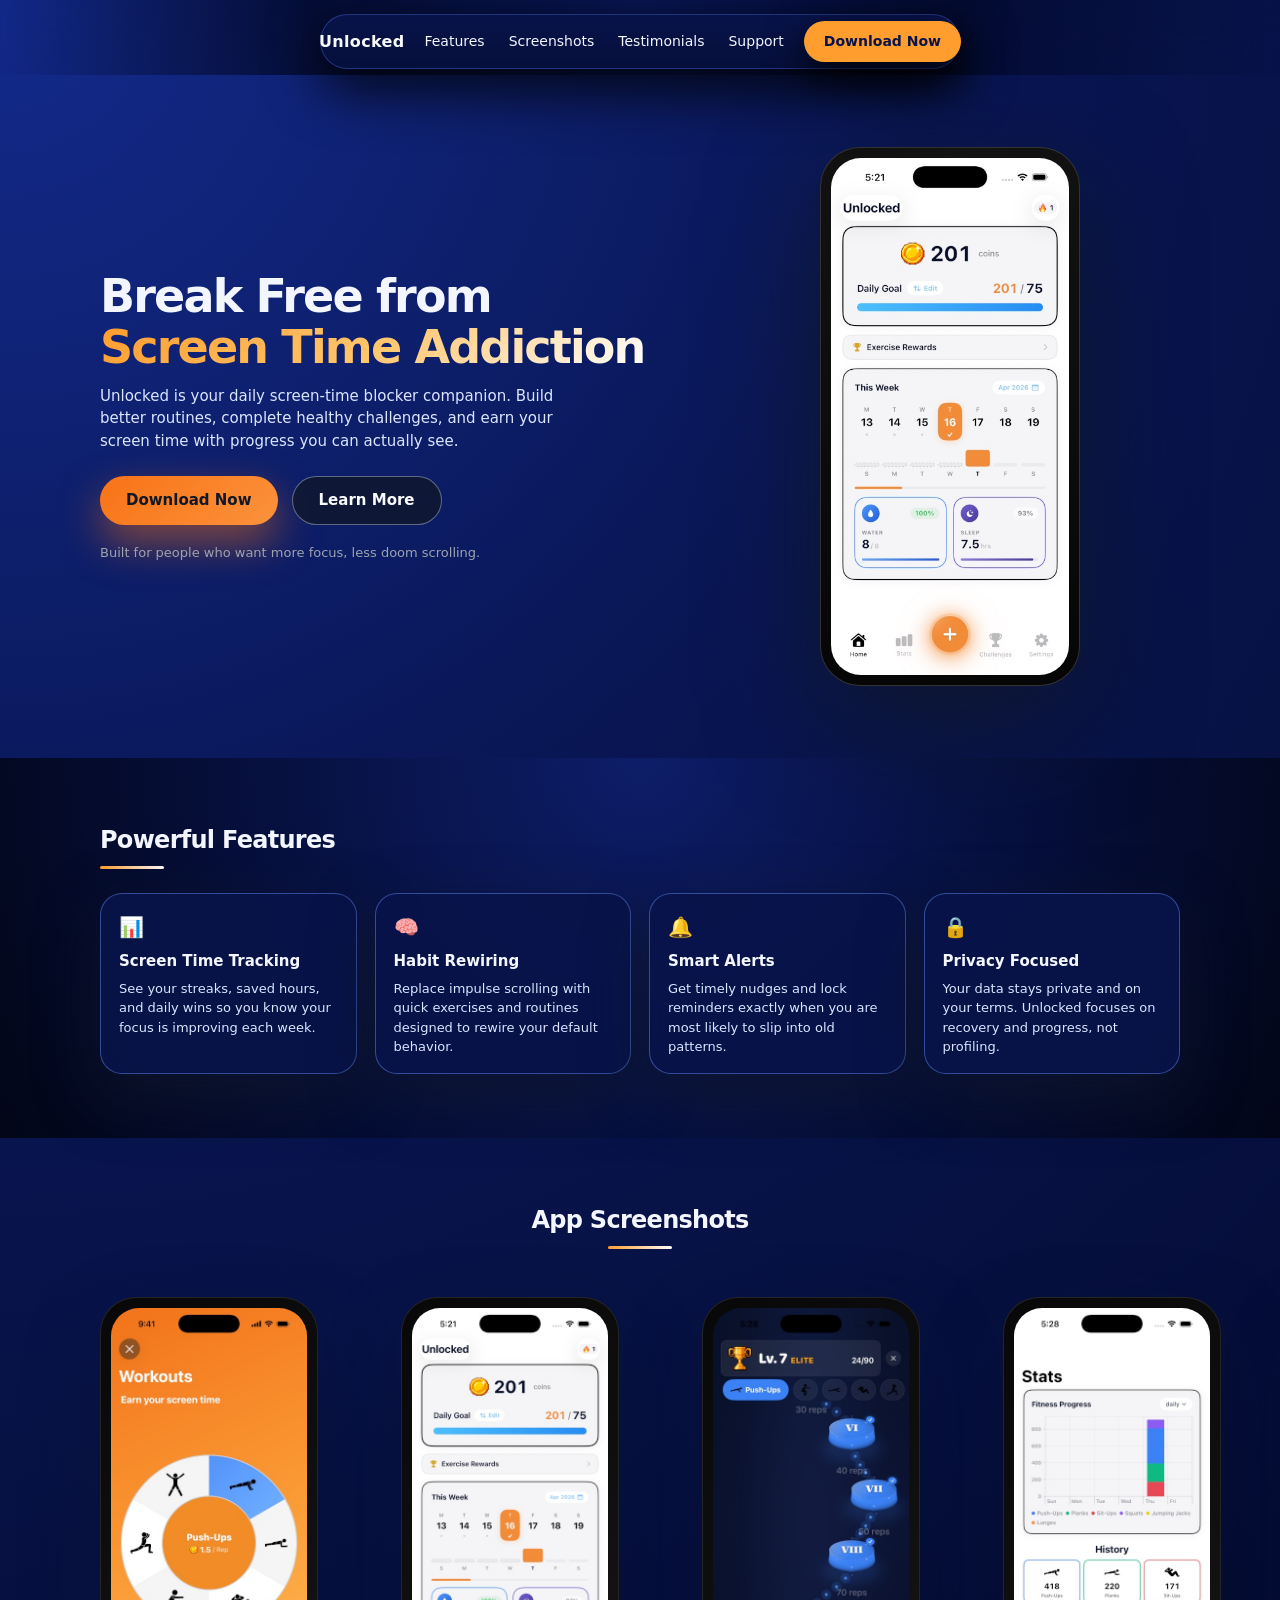
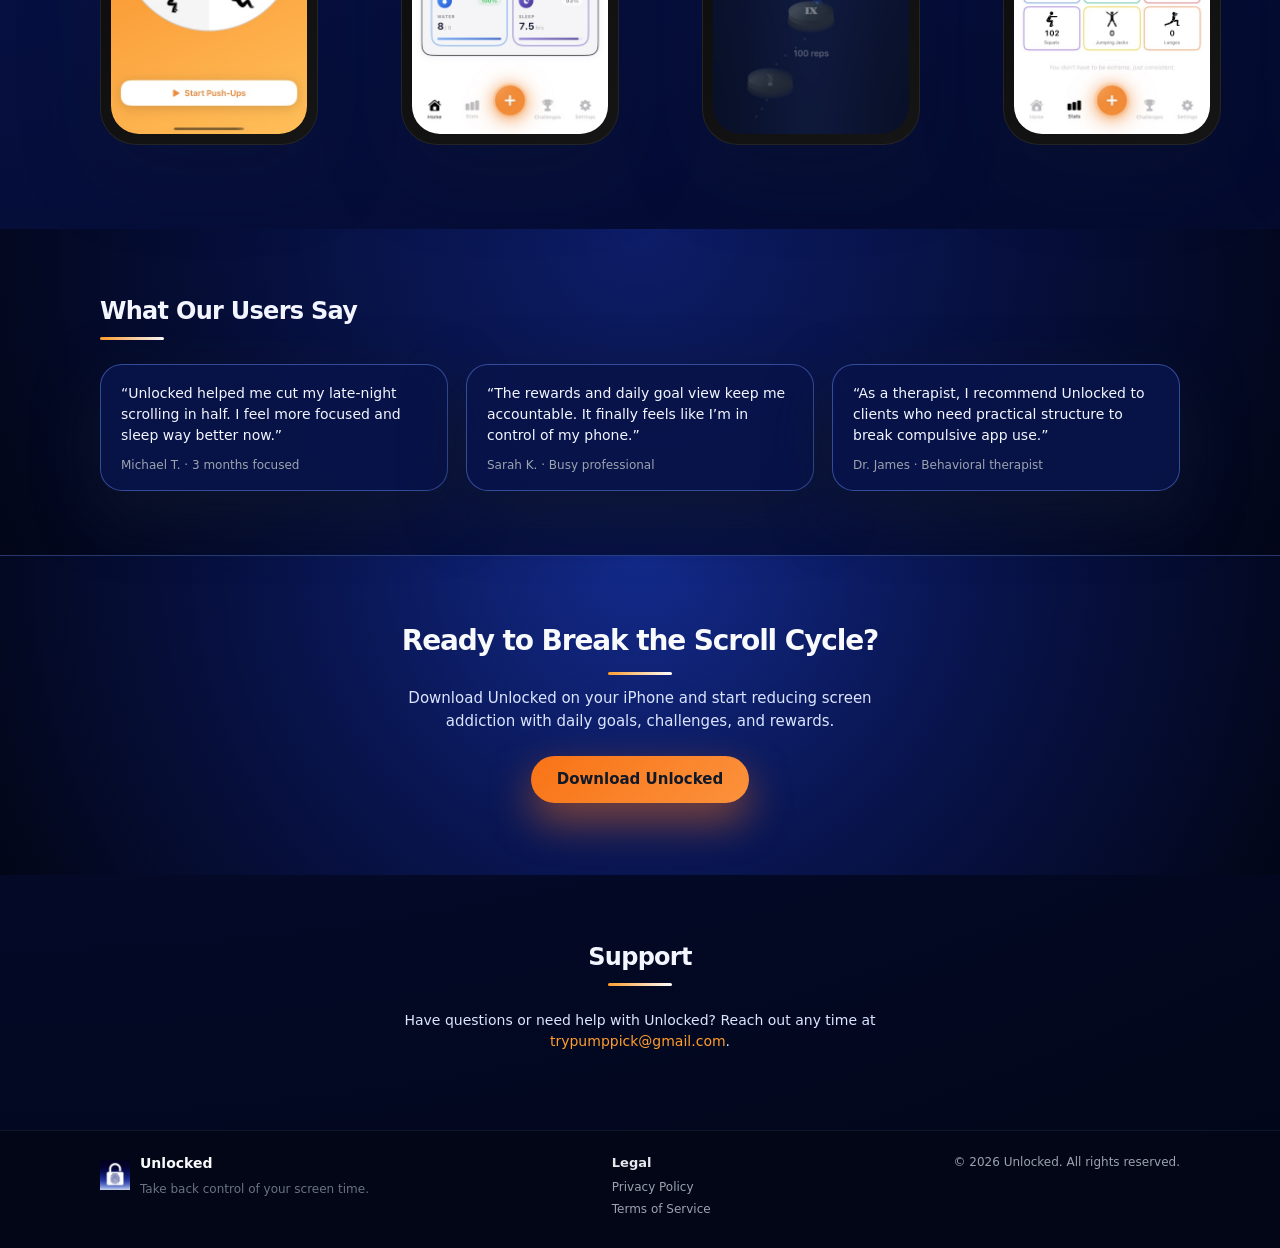
<file: index.html>
<!DOCTYPE html>
<html lang="en">
<head>
  <meta charset="UTF-8" />
  <title>Unlocked – Beat Screen Time Addiction</title>
  <meta name="viewport" content="width=device-width, initial-scale=1" />
  <meta
    name="description"
    content="Unlocked helps you reduce compulsive screen time with rewards, challenges, and focused routines that rebuild your habits."
  />
  <link rel="icon" type="image/png" href="assets/images/unlocked%20logo%20pro.png" />
  <link rel="stylesheet" href="styles.css" />
</head>
<body class="page page--dark-landing">
  <header class="snap-header">
    <div class="container snap-header__inner">
      <div class="snap-header__brand">
        <a href="#home" class="logo logo--snap">
          <span class="logo__text">Unlocked</span>
        </a>
      </div>
      <nav class="snap-nav">
        <a href="#features" class="snap-nav__link">Features</a>
        <a href="#screenshots" class="snap-nav__link">Screenshots</a>
        <a href="#testimonials" class="snap-nav__link">Testimonials</a>
        <a href="#support" class="snap-nav__link">Support</a>
      </nav>
      <div class="snap-header__cta">
        <a href="#download" class="btn btn--primary snap-header__button">Download Now</a>
      </div>
    </div>
  </header>

  <main id="home">
    <!-- HERO -->
    <section class="snap-hero">
      <div class="container snap-hero__grid">
        <div class="snap-hero__copy">
          <h1 class="snap-hero__title">
            Break Free from<br />
            <span class="snap-hero__title-accent">Screen Time Addiction</span>
          </h1>
          <p class="snap-hero__subtitle">
            Unlocked is your daily screen-time blocker companion. Build better routines, complete healthy challenges, and earn your
            screen time with progress you can actually see.
          </p>

          <div class="snap-hero__actions">
            <a href="#download" class="btn btn--primary btn--lg">Download Now</a>
            <a href="#features" class="btn btn--ghost btn--lg">Learn More</a>
          </div>

          <div class="snap-hero__meta">
            <span>Built for people who want more focus, less doom scrolling.</span>
          </div>
        </div>

        <div class="snap-hero__device">
          <div class="phone-frame phone-frame--hero">
            <img
              src="assets/images/sc2.png"
              alt="Unlocked home dashboard"
              class="phone-frame__image"
              width="280"
              height="560"
            />
          </div>
        </div>
      </div>
    </section>

    <!-- FEATURES -->
    <section class="snap-section snap-section--band" id="features">
      <div class="container">
        <div class="snap-section__header">
          <h2 class="snap-section__title">Powerful Features</h2>
          <div class="snap-section__underline"></div>
        </div>

        <div class="snap-features">
          <article class="snap-feature-card">
            <div class="snap-feature-card__icon">📊</div>
            <h3 class="snap-feature-card__title">Screen Time Tracking</h3>
            <p class="snap-feature-card__text">
              See your streaks, saved hours, and daily wins so you know your focus is improving each week.
            </p>
          </article>

          <article class="snap-feature-card">
            <div class="snap-feature-card__icon">🧠</div>
            <h3 class="snap-feature-card__title">Habit Rewiring</h3>
            <p class="snap-feature-card__text">
              Replace impulse scrolling with quick exercises and routines designed to rewire your default behavior.
            </p>
          </article>

          <article class="snap-feature-card">
            <div class="snap-feature-card__icon">🔔</div>
            <h3 class="snap-feature-card__title">Smart Alerts</h3>
            <p class="snap-feature-card__text">
              Get timely nudges and lock reminders exactly when you are most likely to slip into old patterns.
            </p>
          </article>

          <article class="snap-feature-card">
            <div class="snap-feature-card__icon">🔒</div>
            <h3 class="snap-feature-card__title">Privacy Focused</h3>
            <p class="snap-feature-card__text">
              Your data stays private and on your terms. Unlocked focuses on recovery and progress, not profiling.
            </p>
          </article>
        </div>
      </div>
    </section>

    <!-- APP SCREENSHOTS STRIP -->
    <section class="snap-section" id="screenshots">
      <div class="container">
        <div class="snap-section__header snap-section__header--center">
          <h2 class="snap-section__title">App Screenshots</h2>
          <div class="snap-section__underline"></div>
        </div>

        <div class="snap-screenshots-viewport">
          <div class="snap-screenshots-track">
            <!-- first sequence -->
            <figure class="phone-frame phone-frame--strip">
              <img src="assets/images/sc1.png" alt="Unlocked workout wheel" class="phone-frame__image" width="220" height="440" />
            </figure>
            <figure class="phone-frame phone-frame--strip">
              <img src="assets/images/sc2.png" alt="Unlocked dashboard" class="phone-frame__image" width="220" height="440" />
            </figure>
            <figure class="phone-frame phone-frame--strip">
              <img src="assets/images/sc3.png" alt="Unlocked challenge progression" class="phone-frame__image" width="220" height="440" />
            </figure>
            <figure class="phone-frame phone-frame--strip">
              <img src="assets/images/sc4.png" alt="Unlocked stats view" class="phone-frame__image" width="220" height="440" />
            </figure>
            <!-- duplicate sequence for seamless loop -->
            <figure class="phone-frame phone-frame--strip">
              <img src="assets/images/sc1.png" alt="Unlocked workout wheel" class="phone-frame__image" width="220" height="440" />
            </figure>
            <figure class="phone-frame phone-frame--strip">
              <img src="assets/images/sc2.png" alt="Unlocked dashboard" class="phone-frame__image" width="220" height="440" />
            </figure>
            <figure class="phone-frame phone-frame--strip">
              <img src="assets/images/sc3.png" alt="Unlocked challenge progression" class="phone-frame__image" width="220" height="440" />
            </figure>
            <figure class="phone-frame phone-frame--strip">
              <img src="assets/images/sc4.png" alt="Unlocked stats view" class="phone-frame__image" width="220" height="440" />
            </figure>
          </div>
        </div>
      </div>
    </section>

    <!-- TESTIMONIALS -->
    <section class="snap-section snap-section--band" id="testimonials">
      <div class="container">
        <div class="snap-section__header">
          <h2 class="snap-section__title">What Our Users Say</h2>
          <div class="snap-section__underline"></div>
        </div>

        <div class="snap-testimonials">
          <article class="snap-testimonial-card">
            <p class="snap-testimonial-card__quote">
              “Unlocked helped me cut my late-night scrolling in half. I feel more focused and sleep way better now.”
            </p>
            <p class="snap-testimonial-card__meta">Michael T. · 3 months focused</p>
          </article>

          <article class="snap-testimonial-card">
            <p class="snap-testimonial-card__quote">
              “The rewards and daily goal view keep me accountable. It finally feels like I’m in control of my phone.”
            </p>
            <p class="snap-testimonial-card__meta">Sarah K. · Busy professional</p>
          </article>

          <article class="snap-testimonial-card">
            <p class="snap-testimonial-card__quote">
              “As a therapist, I recommend Unlocked to clients who need practical structure to break compulsive app use.”
            </p>
            <p class="snap-testimonial-card__meta">Dr. James · Behavioral therapist</p>
          </article>
        </div>
      </div>
    </section>

    <!-- CTA BAND -->
    <section class="snap-cta" id="download">
      <div class="container snap-cta__inner">
        <div class="snap-cta__header">
          <h2 class="snap-cta__title">Ready to Break the Scroll Cycle?</h2>
          <div class="snap-section__underline snap-cta__underline"></div>
        </div>
        <p class="snap-cta__subtitle">
          Download Unlocked on your iPhone and start reducing screen addiction with daily goals, challenges, and rewards.
        </p>
        <a href="#" class="btn btn--primary btn--lg snap-cta__button">Download Unlocked</a>
      </div>
    </section>
    <!-- SUPPORT -->
    <section class="snap-section" id="support">
      <div class="container">
        <div class="snap-section__header snap-section__header--center">
          <h2 class="snap-section__title">Support</h2>
          <div class="snap-section__underline"></div>
        </div>
        <div class="snap-support">
          <p class="snap-support__text">
            Have questions or need help with Unlocked? Reach out any time at
            <a href="mailto:trypumppick@gmail.com" class="snap-support__link">trypumppick@gmail.com</a>.
          </p>
        </div>
      </div>
    </section>
  </main>

  <!-- FOOTER -->
  <footer class="snap-footer">
    <div class="container snap-footer__inner">
      <div class="snap-footer__brand">
        <img src="assets/images/unlocked logo pro.png" alt="Unlocked" class="snap-footer__logo" />
        <div class="snap-footer__brand-text">
          <span class="snap-footer__brand-name">Unlocked</span>
          <p class="snap-footer__tagline">Take back control of your screen time.</p>
        </div>
      </div>
      <div class="snap-footer__legal">
        <h3 class="snap-footer__legal-title">Legal</h3>
        <a href="privacy.html" class="snap-footer__link">Privacy Policy</a>
        <a href="terms.html" class="snap-footer__link">Terms of Service</a>
      </div>
      <div class="snap-footer__meta">
        <span>© <span id="year"></span> Unlocked. All rights reserved.</span>
      </div>
    </div>
    <script>
      document.getElementById('year').textContent = new Date().getFullYear();
    </script>
  </footer>
</body>
</html>
</file>
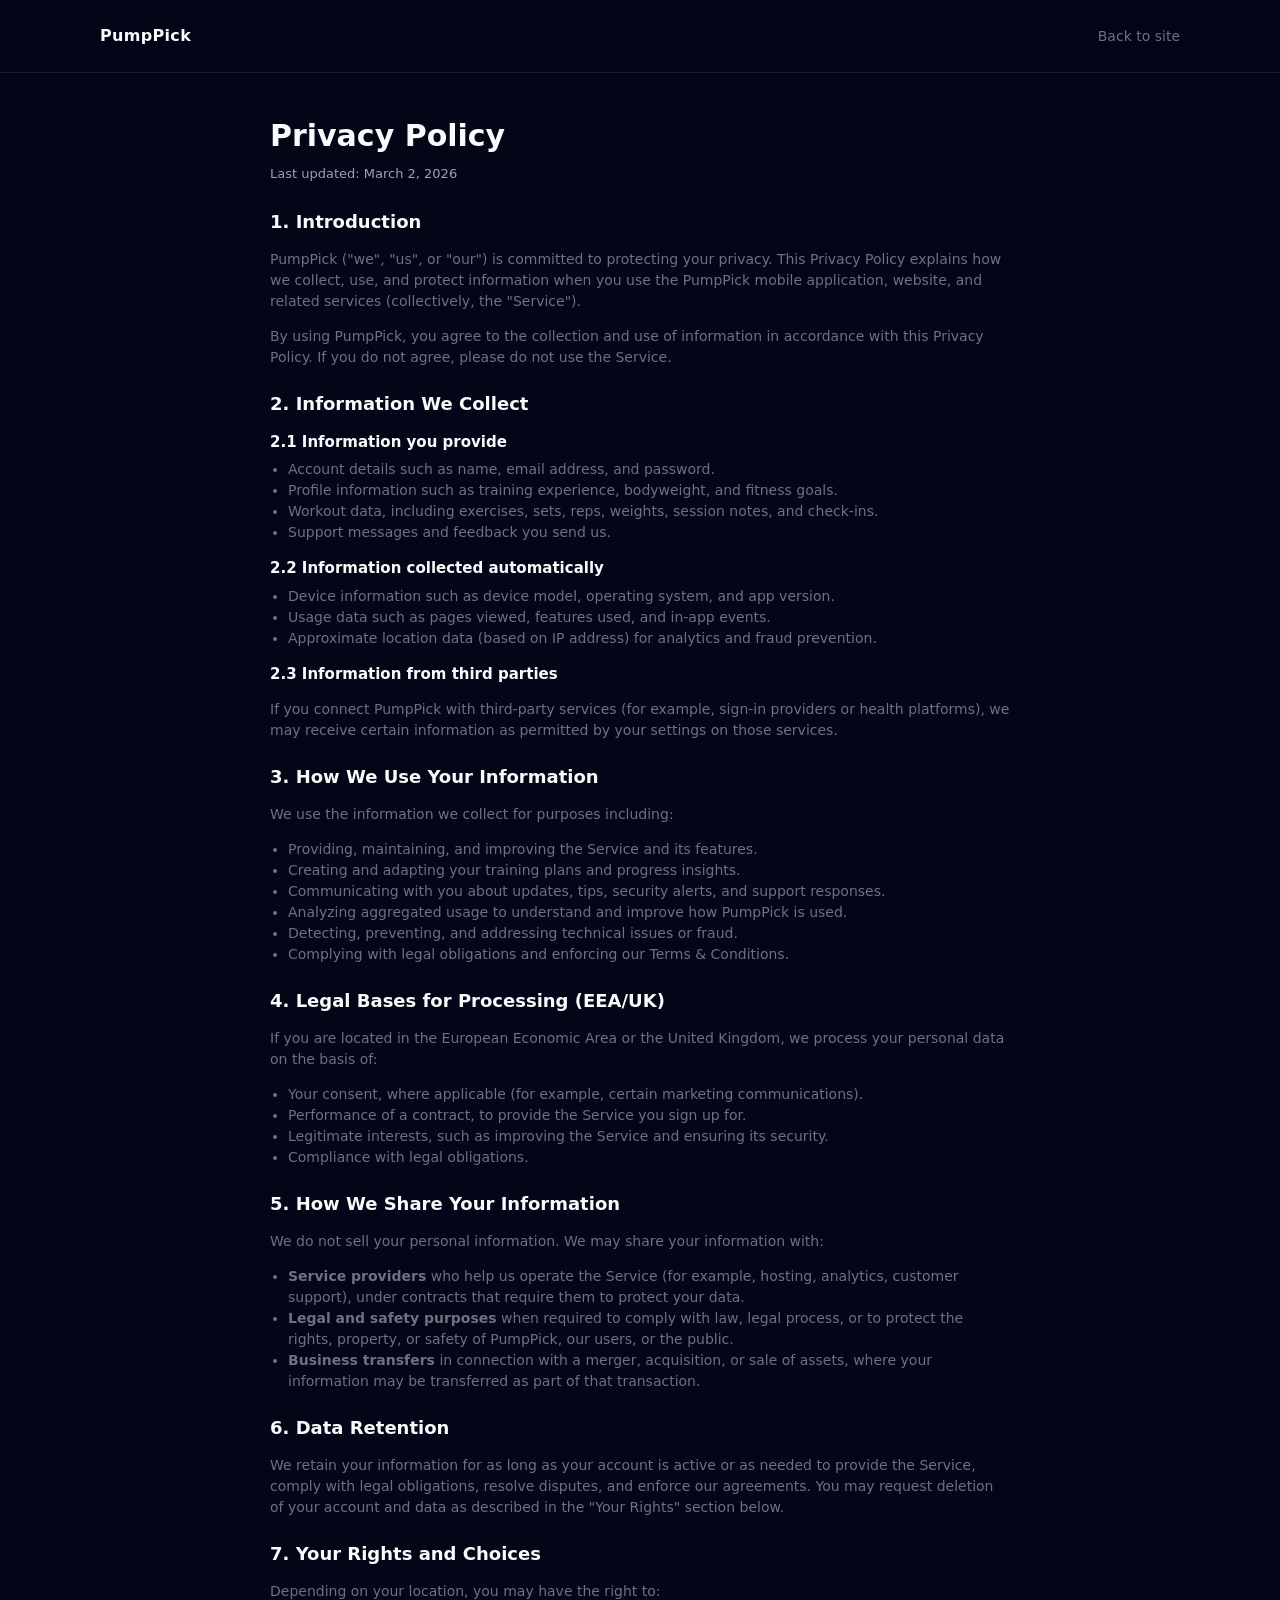
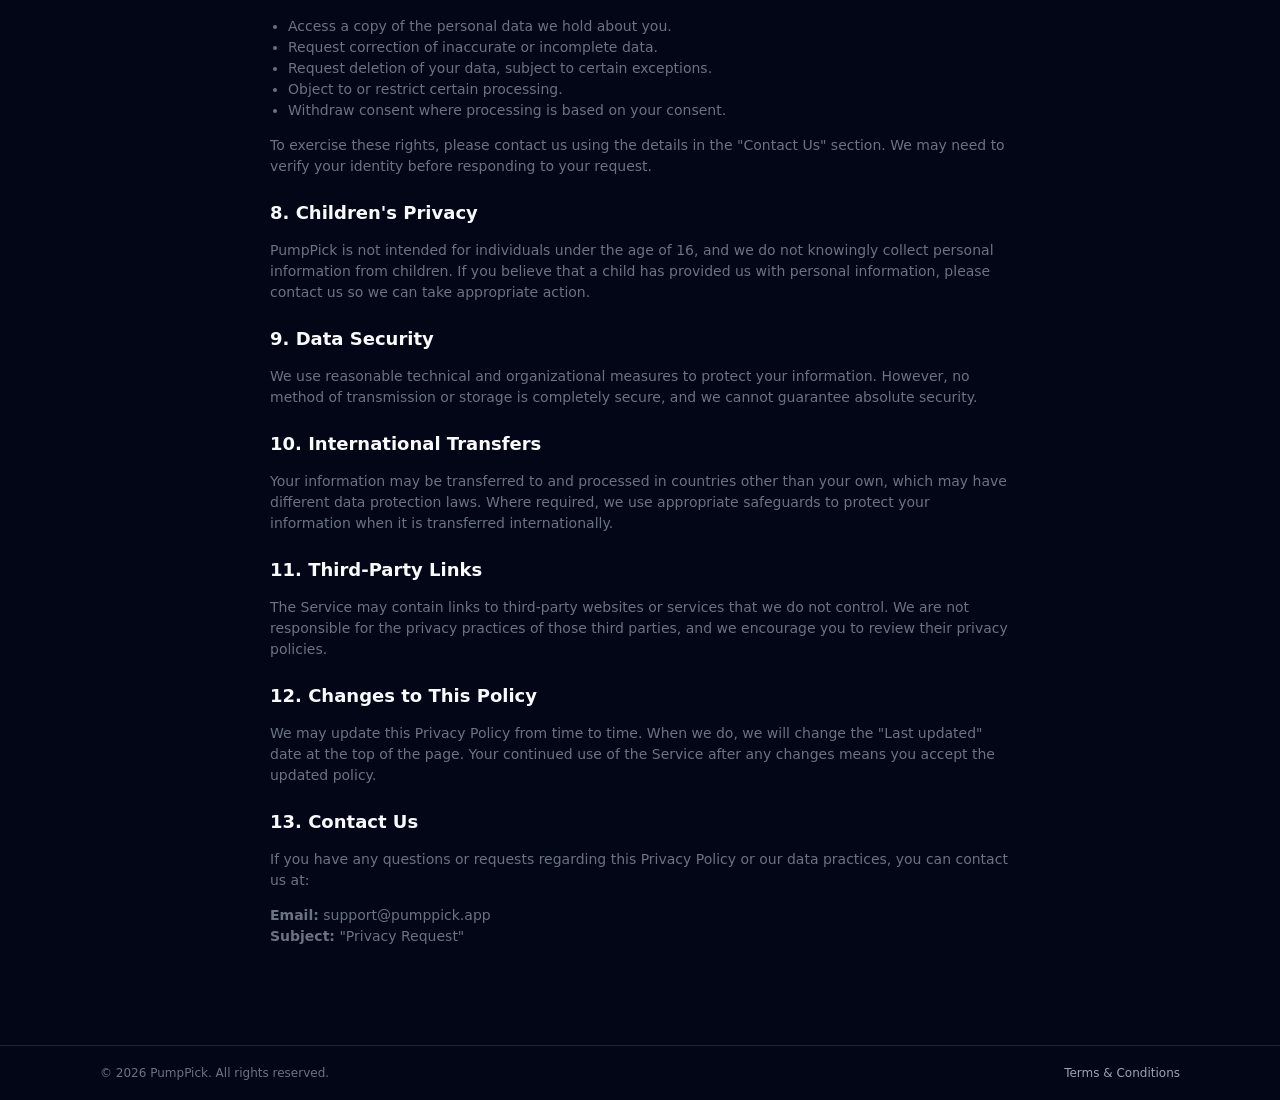
<file: privacy.html>
<!DOCTYPE html>
<html lang="en">
<head>
  <meta charset="UTF-8" />
  <title>PumpPick – Privacy Policy</title>
  <meta name="viewport" content="width=device-width, initial-scale=1" />
  <link rel="icon" type="image/png" href="assets/images/unlocked%20logo%20pro.png" />
  <link rel="stylesheet" href="styles.css" />
</head>
<body class="page page--light">
  <header class="header header--simple">
    <div class="container header__inner">
      <a href="index.html" class="logo">
        <span class="logo__text">PumpPick</span>
      </a>
      <a href="index.html" class="nav__link nav__link--muted">Back to site</a>
    </div>
  </header>

  <main class="legal">
    <div class="container legal__inner">
      <h1 class="legal__title">Privacy Policy</h1>
      <p class="legal__updated">Last updated: <span>March 2, 2026</span></p>

      <section class="legal__section">
        <h2>1. Introduction</h2>
        <p>
          PumpPick (&quot;we&quot;, &quot;us&quot;, or &quot;our&quot;) is committed to protecting your privacy. This Privacy Policy explains how we
          collect, use, and protect information when you use the PumpPick mobile application, website, and related services
          (collectively, the &quot;Service&quot;).
        </p>
        <p>
          By using PumpPick, you agree to the collection and use of information in accordance with this Privacy Policy. If you do not
          agree, please do not use the Service.
        </p>
      </section>

      <section class="legal__section">
        <h2>2. Information We Collect</h2>
        <h3>2.1 Information you provide</h3>
        <ul>
          <li>Account details such as name, email address, and password.</li>
          <li>Profile information such as training experience, bodyweight, and fitness goals.</li>
          <li>Workout data, including exercises, sets, reps, weights, session notes, and check‑ins.</li>
          <li>Support messages and feedback you send us.</li>
        </ul>

        <h3>2.2 Information collected automatically</h3>
        <ul>
          <li>Device information such as device model, operating system, and app version.</li>
          <li>Usage data such as pages viewed, features used, and in‑app events.</li>
          <li>Approximate location data (based on IP address) for analytics and fraud prevention.</li>
        </ul>

        <h3>2.3 Information from third parties</h3>
        <p>
          If you connect PumpPick with third‑party services (for example, sign‑in providers or health platforms), we may receive certain
          information as permitted by your settings on those services.
        </p>
      </section>

      <section class="legal__section">
        <h2>3. How We Use Your Information</h2>
        <p>We use the information we collect for purposes including:</p>
        <ul>
          <li>Providing, maintaining, and improving the Service and its features.</li>
          <li>Creating and adapting your training plans and progress insights.</li>
          <li>Communicating with you about updates, tips, security alerts, and support responses.</li>
          <li>Analyzing aggregated usage to understand and improve how PumpPick is used.</li>
          <li>Detecting, preventing, and addressing technical issues or fraud.</li>
          <li>Complying with legal obligations and enforcing our Terms &amp; Conditions.</li>
        </ul>
      </section>

      <section class="legal__section">
        <h2>4. Legal Bases for Processing (EEA/UK)</h2>
        <p>If you are located in the European Economic Area or the United Kingdom, we process your personal data on the basis of:</p>
        <ul>
          <li>Your consent, where applicable (for example, certain marketing communications).</li>
          <li>Performance of a contract, to provide the Service you sign up for.</li>
          <li>Legitimate interests, such as improving the Service and ensuring its security.</li>
          <li>Compliance with legal obligations.</li>
        </ul>
      </section>

      <section class="legal__section">
        <h2>5. How We Share Your Information</h2>
        <p>We do not sell your personal information. We may share your information with:</p>
        <ul>
          <li>
            <strong>Service providers</strong> who help us operate the Service (for example, hosting, analytics, customer support),
            under contracts that require them to protect your data.
          </li>
          <li>
            <strong>Legal and safety purposes</strong> when required to comply with law, legal process, or to protect the rights,
            property, or safety of PumpPick, our users, or the public.
          </li>
          <li>
            <strong>Business transfers</strong> in connection with a merger, acquisition, or sale of assets, where your information
            may be transferred as part of that transaction.
          </li>
        </ul>
      </section>

      <section class="legal__section">
        <h2>6. Data Retention</h2>
        <p>
          We retain your information for as long as your account is active or as needed to provide the Service, comply with legal
          obligations, resolve disputes, and enforce our agreements. You may request deletion of your account and data as described in
          the &quot;Your Rights&quot; section below.
        </p>
      </section>

      <section class="legal__section">
        <h2>7. Your Rights and Choices</h2>
        <p>Depending on your location, you may have the right to:</p>
        <ul>
          <li>Access a copy of the personal data we hold about you.</li>
          <li>Request correction of inaccurate or incomplete data.</li>
          <li>Request deletion of your data, subject to certain exceptions.</li>
          <li>Object to or restrict certain processing.</li>
          <li>Withdraw consent where processing is based on your consent.</li>
        </ul>
        <p>
          To exercise these rights, please contact us using the details in the &quot;Contact Us&quot; section. We may need to verify your
          identity before responding to your request.
        </p>
      </section>

      <section class="legal__section">
        <h2>8. Children&apos;s Privacy</h2>
        <p>
          PumpPick is not intended for individuals under the age of 16, and we do not knowingly collect personal information from
          children. If you believe that a child has provided us with personal information, please contact us so we can take appropriate
          action.
        </p>
      </section>

      <section class="legal__section">
        <h2>9. Data Security</h2>
        <p>
          We use reasonable technical and organizational measures to protect your information. However, no method of transmission or
          storage is completely secure, and we cannot guarantee absolute security.
        </p>
      </section>

      <section class="legal__section">
        <h2>10. International Transfers</h2>
        <p>
          Your information may be transferred to and processed in countries other than your own, which may have different data
          protection laws. Where required, we use appropriate safeguards to protect your information when it is transferred
          internationally.
        </p>
      </section>

      <section class="legal__section">
        <h2>11. Third‑Party Links</h2>
        <p>
          The Service may contain links to third‑party websites or services that we do not control. We are not responsible for the
          privacy practices of those third parties, and we encourage you to review their privacy policies.
        </p>
      </section>

      <section class="legal__section">
        <h2>12. Changes to This Policy</h2>
        <p>
          We may update this Privacy Policy from time to time. When we do, we will change the &quot;Last updated&quot; date at the top of
          the page. Your continued use of the Service after any changes means you accept the updated policy.
        </p>
      </section>

      <section class="legal__section">
        <h2>13. Contact Us</h2>
        <p>
          If you have any questions or requests regarding this Privacy Policy or our data practices, you can contact us at:
        </p>
        <p>
          <strong>Email:</strong> support@pumppick.app<br />
          <strong>Subject:</strong> &quot;Privacy Request&quot;
        </p>
      </section>
    </div>
  </main>

  <footer class="footer footer--legal">
    <div class="container footer__inner">
      <span>© <span id="year"></span> PumpPick. All rights reserved.</span>
      <a href="terms.html" class="footer__link">Terms &amp; Conditions</a>
    </div>
    <script>
      document.getElementById('year').textContent = new Date().getFullYear();
    </script>
  </footer>
</body>
</html>
</file>
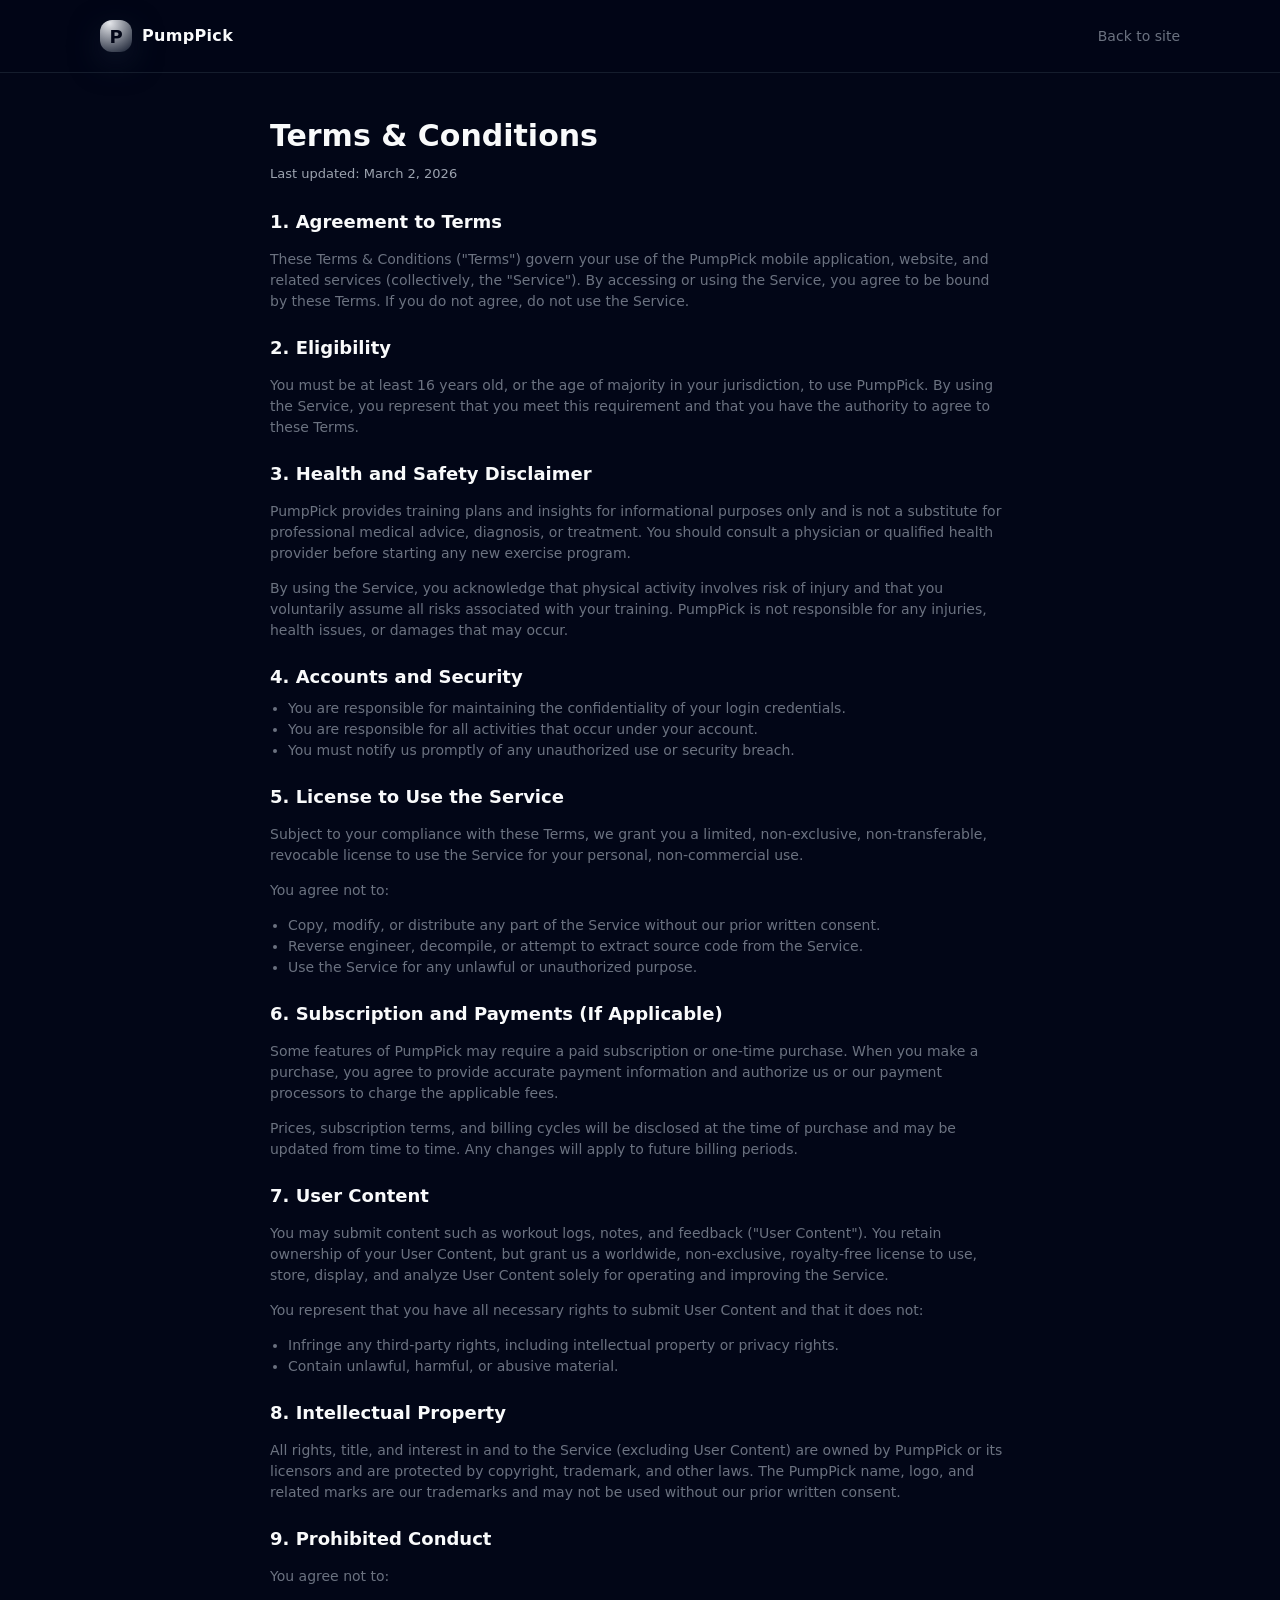
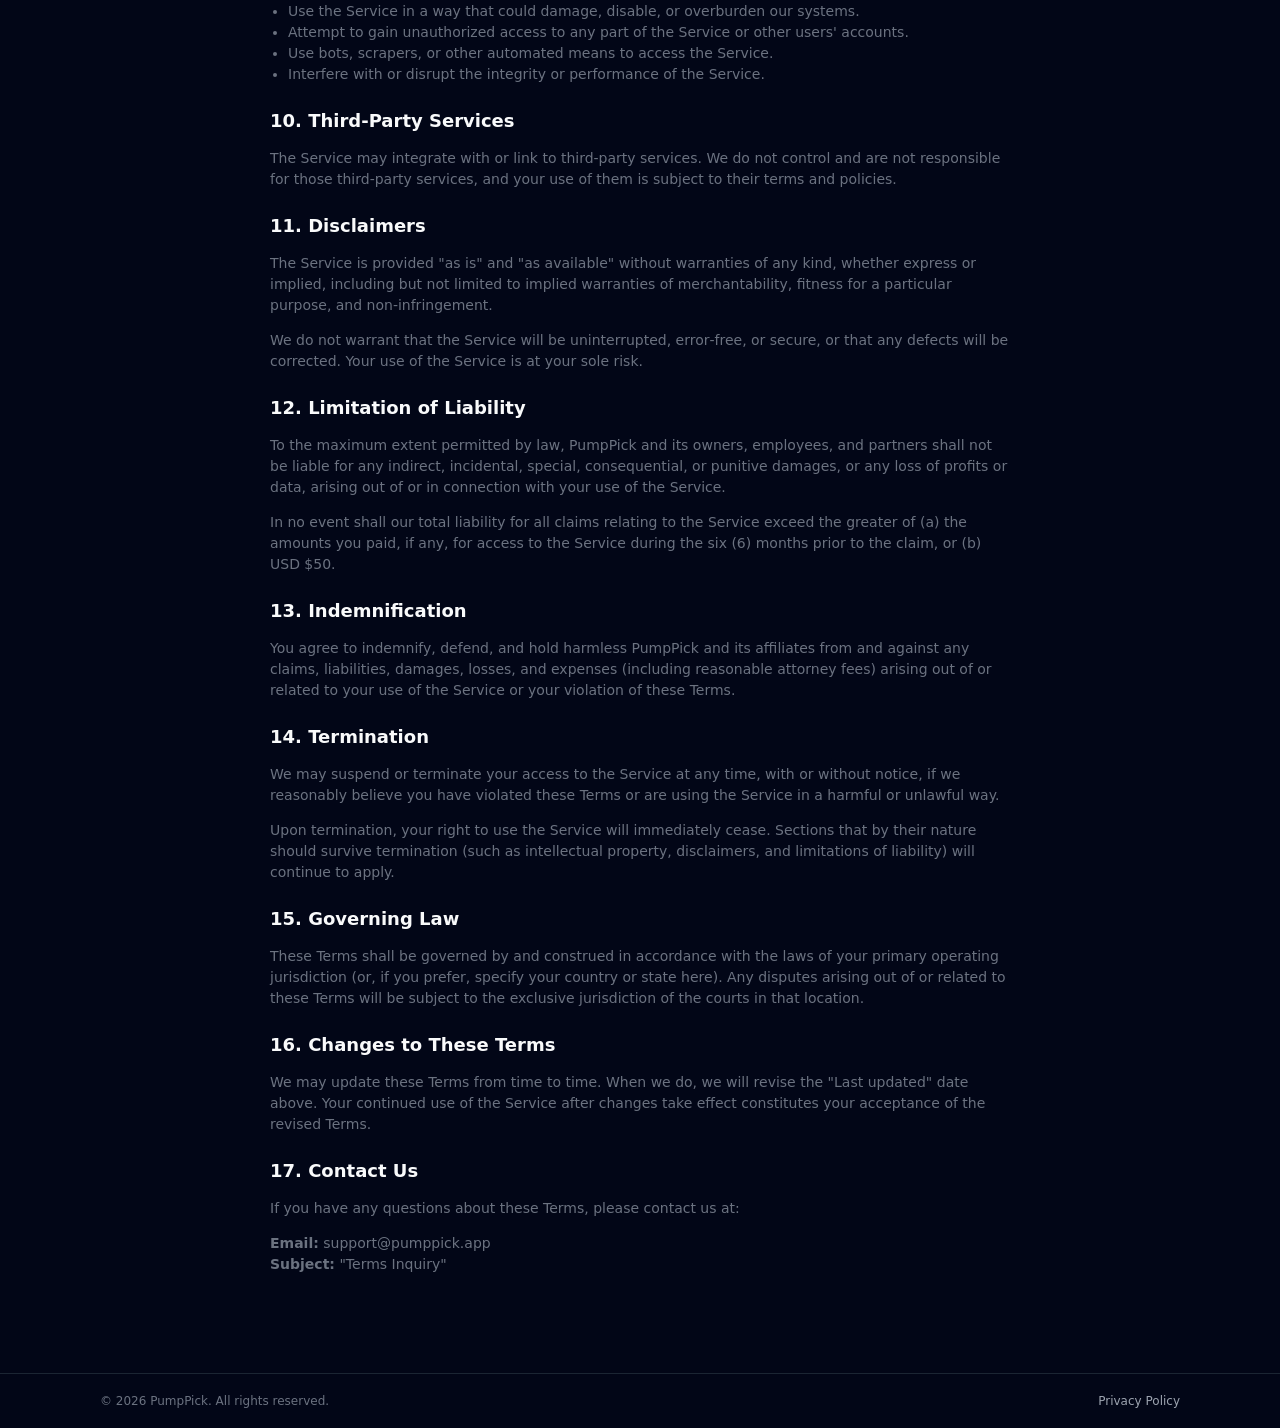
<file: terms.html>
<!DOCTYPE html>
<html lang="en">
<head>
  <meta charset="UTF-8" />
  <title>PumpPick – Terms &amp; Conditions</title>
  <meta name="viewport" content="width=device-width, initial-scale=1" />
  <link rel="icon" type="image/png" href="assets/images/unlocked%20logo%20pro.png" />
  <link rel="stylesheet" href="styles.css" />
</head>
<body class="page page--light">
  <header class="header header--simple">
    <div class="container header__inner">
      <a href="index.html" class="logo">
        <div class="logo__icon">P</div>
        <span class="logo__text">PumpPick</span>
      </a>
      <a href="index.html" class="nav__link nav__link--muted">Back to site</a>
    </div>
  </header>

  <main class="legal">
    <div class="container legal__inner">
      <h1 class="legal__title">Terms &amp; Conditions</h1>
      <p class="legal__updated">Last updated: <span>March 2, 2026</span></p>

      <section class="legal__section">
        <h2>1. Agreement to Terms</h2>
        <p>
          These Terms &amp; Conditions (&quot;Terms&quot;) govern your use of the PumpPick mobile application, website, and related
          services (collectively, the &quot;Service&quot;). By accessing or using the Service, you agree to be bound by these Terms. If
          you do not agree, do not use the Service.
        </p>
      </section>

      <section class="legal__section">
        <h2>2. Eligibility</h2>
        <p>
          You must be at least 16 years old, or the age of majority in your jurisdiction, to use PumpPick. By using the Service, you
          represent that you meet this requirement and that you have the authority to agree to these Terms.
        </p>
      </section>

      <section class="legal__section">
        <h2>3. Health and Safety Disclaimer</h2>
        <p>
          PumpPick provides training plans and insights for informational purposes only and is not a substitute for professional
          medical advice, diagnosis, or treatment. You should consult a physician or qualified health provider before starting any new
          exercise program.
        </p>
        <p>
          By using the Service, you acknowledge that physical activity involves risk of injury and that you voluntarily assume all risks
          associated with your training. PumpPick is not responsible for any injuries, health issues, or damages that may occur.
        </p>
      </section>

      <section class="legal__section">
        <h2>4. Accounts and Security</h2>
        <ul>
          <li>You are responsible for maintaining the confidentiality of your login credentials.</li>
          <li>You are responsible for all activities that occur under your account.</li>
          <li>You must notify us promptly of any unauthorized use or security breach.</li>
        </ul>
      </section>

      <section class="legal__section">
        <h2>5. License to Use the Service</h2>
        <p>
          Subject to your compliance with these Terms, we grant you a limited, non‑exclusive, non‑transferable, revocable license to use
          the Service for your personal, non‑commercial use.
        </p>
        <p>You agree not to:</p>
        <ul>
          <li>Copy, modify, or distribute any part of the Service without our prior written consent.</li>
          <li>Reverse engineer, decompile, or attempt to extract source code from the Service.</li>
          <li>Use the Service for any unlawful or unauthorized purpose.</li>
        </ul>
      </section>

      <section class="legal__section">
        <h2>6. Subscription and Payments (If Applicable)</h2>
        <p>
          Some features of PumpPick may require a paid subscription or one‑time purchase. When you make a purchase, you agree to provide
          accurate payment information and authorize us or our payment processors to charge the applicable fees.
        </p>
        <p>
          Prices, subscription terms, and billing cycles will be disclosed at the time of purchase and may be updated from time to time.
          Any changes will apply to future billing periods.
        </p>
      </section>

      <section class="legal__section">
        <h2>7. User Content</h2>
        <p>
          You may submit content such as workout logs, notes, and feedback (&quot;User Content&quot;). You retain ownership of your User
          Content, but grant us a worldwide, non‑exclusive, royalty‑free license to use, store, display, and analyze User Content solely
          for operating and improving the Service.
        </p>
        <p>You represent that you have all necessary rights to submit User Content and that it does not:</p>
        <ul>
          <li>Infringe any third‑party rights, including intellectual property or privacy rights.</li>
          <li>Contain unlawful, harmful, or abusive material.</li>
        </ul>
      </section>

      <section class="legal__section">
        <h2>8. Intellectual Property</h2>
        <p>
          All rights, title, and interest in and to the Service (excluding User Content) are owned by PumpPick or its licensors and are
          protected by copyright, trademark, and other laws. The PumpPick name, logo, and related marks are our trademarks and may not
          be used without our prior written consent.
        </p>
      </section>

      <section class="legal__section">
        <h2>9. Prohibited Conduct</h2>
        <p>You agree not to:</p>
        <ul>
          <li>Use the Service in a way that could damage, disable, or overburden our systems.</li>
          <li>Attempt to gain unauthorized access to any part of the Service or other users&apos; accounts.</li>
          <li>Use bots, scrapers, or other automated means to access the Service.</li>
          <li>Interfere with or disrupt the integrity or performance of the Service.</li>
        </ul>
      </section>

      <section class="legal__section">
        <h2>10. Third‑Party Services</h2>
        <p>
          The Service may integrate with or link to third‑party services. We do not control and are not responsible for those
          third‑party services, and your use of them is subject to their terms and policies.
        </p>
      </section>

      <section class="legal__section">
        <h2>11. Disclaimers</h2>
        <p>
          The Service is provided &quot;as is&quot; and &quot;as available&quot; without warranties of any kind, whether express or
          implied, including but not limited to implied warranties of merchantability, fitness for a particular purpose, and
          non‑infringement.
        </p>
        <p>
          We do not warrant that the Service will be uninterrupted, error‑free, or secure, or that any defects will be corrected. Your
          use of the Service is at your sole risk.
        </p>
      </section>

      <section class="legal__section">
        <h2>12. Limitation of Liability</h2>
        <p>
          To the maximum extent permitted by law, PumpPick and its owners, employees, and partners shall not be liable for any indirect,
          incidental, special, consequential, or punitive damages, or any loss of profits or data, arising out of or in connection with
          your use of the Service.
        </p>
        <p>
          In no event shall our total liability for all claims relating to the Service exceed the greater of (a) the amounts you paid, if
          any, for access to the Service during the six (6) months prior to the claim, or (b) USD $50.
        </p>
      </section>

      <section class="legal__section">
        <h2>13. Indemnification</h2>
        <p>
          You agree to indemnify, defend, and hold harmless PumpPick and its affiliates from and against any claims, liabilities,
          damages, losses, and expenses (including reasonable attorney fees) arising out of or related to your use of the Service or your
          violation of these Terms.
        </p>
      </section>

      <section class="legal__section">
        <h2>14. Termination</h2>
        <p>
          We may suspend or terminate your access to the Service at any time, with or without notice, if we reasonably believe you have
          violated these Terms or are using the Service in a harmful or unlawful way.
        </p>
        <p>
          Upon termination, your right to use the Service will immediately cease. Sections that by their nature should survive
          termination (such as intellectual property, disclaimers, and limitations of liability) will continue to apply.
        </p>
      </section>

      <section class="legal__section">
        <h2>15. Governing Law</h2>
        <p>
          These Terms shall be governed by and construed in accordance with the laws of your primary operating jurisdiction (or, if you
          prefer, specify your country or state here). Any disputes arising out of or related to these Terms will be subject to the
          exclusive jurisdiction of the courts in that location.
        </p>
      </section>

      <section class="legal__section">
        <h2>16. Changes to These Terms</h2>
        <p>
          We may update these Terms from time to time. When we do, we will revise the &quot;Last updated&quot; date above. Your
          continued use of the Service after changes take effect constitutes your acceptance of the revised Terms.
        </p>
      </section>

      <section class="legal__section">
        <h2>17. Contact Us</h2>
        <p>
          If you have any questions about these Terms, please contact us at:
        </p>
        <p>
          <strong>Email:</strong> support@pumppick.app<br />
          <strong>Subject:</strong> &quot;Terms Inquiry&quot;
        </p>
      </section>
    </div>
  </main>

  <footer class="footer footer--legal">
    <div class="container footer__inner">
      <span>© <span id="year"></span> PumpPick. All rights reserved.</span>
      <a href="privacy.html" class="footer__link">Privacy Policy</a>
    </div>
    <script>
      document.getElementById('year').textContent = new Date().getFullYear();
    </script>
  </footer>
</body>
</html>
</file>
<file: styles.css>
:root {
  --navy-bg: #020617;
  --navy-deep: #020819;
  --navy-soft: #0b1220;
  --navy-border: #1f2937;
  --navy-pill: #0b2147;

  --orange: #ff7a3c;
  --orange-soft: rgba(255, 122, 60, 0.2);

  --green: #22c55e;
  --green-soft: rgba(34, 197, 94, 0.16);

  --text-main: #f9fafb;
  --text-muted: #9ca3af;
  --text-soft: #6b7280;

  --surface-elevated: #020617;
  --surface-card: #02081a;
  --surface-muted: #02091c;

  --radius-lg: 26px;
  --radius-md: 18px;
  --radius-pill: 999px;

  --shadow-soft: 0 30px 80px rgba(15, 23, 42, 0.9);
  --shadow-subtle: 0 16px 40px rgba(15, 23, 42, 0.6);

  --font-sans: system-ui, -apple-system, BlinkMacSystemFont, "SF Pro Text", sans-serif;
}

*,
*::before,
*::after {
  box-sizing: border-box;
}

html,
body {
  margin: 0;
  padding: 0;
}

body {
  font-family: var(--font-sans);
  line-height: 1.5;
  color: var(--text-main);
  background: radial-gradient(circle at top, #020617 0, #020617 20%, #020617 40%, #000 100%);
}

.page--dark {
  background: radial-gradient(circle at top, #020617 0, #020817 35%, #000 100%);
}

.page--light {
  background: #020617;
  color: var(--text-main);
}

.container {
  max-width: 1120px;
  padding: 0 20px;
  margin: 0 auto;
}

.header {
  position: sticky;
  top: 0;
  z-index: 20;
  backdrop-filter: blur(20px);
  background: linear-gradient(to bottom, rgba(2, 6, 23, 0.98), rgba(2, 6, 23, 0.9), transparent);
  border-bottom: 1px solid rgba(31, 41, 55, 0.7);
}

.header--simple {
  position: static;
  background: rgba(2, 6, 23, 0.96);
}

.header__inner {
  display: flex;
  align-items: center;
  justify-content: space-between;
  height: 72px;
}

.logo {
  display: inline-flex;
  align-items: center;
  gap: 10px;
  text-decoration: none;
  color: var(--text-main);
}

.logo__icon {
  width: 32px;
  height: 32px;
  border-radius: 12px;
  background: radial-gradient(circle at 30% 10%, #e5e7eb, #0f172a);
  display: flex;
  align-items: center;
  justify-content: center;
  font-weight: 800;
  font-size: 18px;
  color: #020617;
  box-shadow: 0 10px 30px rgba(15, 23, 42, 0.9);
}

.logo__icon--small {
  width: 26px;
  height: 26px;
  font-size: 16px;
}

.logo__text {
  font-weight: 600;
  letter-spacing: 0.02em;
}

.logo__img {
  height: 34px;
  width: auto;
  display: block;
}

.nav {
  display: flex;
  align-items: center;
  gap: 20px;
}

.nav__link {
  text-decoration: none;
  font-size: 14px;
  color: var(--text-muted);
  padding: 6px 0;
  transition: color 0.2s ease;
}

.nav__link:hover {
  color: var(--text-main);
}

.nav__link--button {
  padding: 8px 18px;
  border-radius: 999px;
  background: #f9fafb;
  color: #020617;
  font-weight: 600;
  box-shadow: 0 12px 30px rgba(15, 23, 42, 0.9);
}

.nav__link--muted {
  color: var(--text-soft);
}

.hero {
  padding: 72px 0 72px;
}

.hero__inner {
  display: grid;
  grid-template-columns: minmax(0, 1.1fr) minmax(0, 1.1fr);
  gap: 48px;
  align-items: center;
}

.hero__pill {
  display: inline-flex;
  align-items: center;
  padding: 4px 14px;
  border-radius: var(--radius-pill);
  border: 1px solid rgba(148, 163, 184, 0.5);
  font-size: 12px;
  color: var(--text-muted);
  background: radial-gradient(circle at top left, rgba(251, 146, 60, 0.22), rgba(15, 23, 42, 0.9));
  margin-bottom: 16px;
}

.hero__title {
  font-size: clamp(36px, 5vw, 48px);
  line-height: 1.1;
  letter-spacing: -0.04em;
  margin: 0 0 16px;
}

.hero__accent {
  color: var(--orange);
}

.hero__subtitle {
  color: var(--text-soft);
  max-width: 420px;
  margin: 0 0 24px;
}

.hero__actions {
  display: flex;
  align-items: center;
  gap: 12px;
  margin-bottom: 8px;
}

.hero__note {
  font-size: 13px;
  color: var(--text-muted);
}

.btn {
  display: inline-flex;
  align-items: center;
  justify-content: center;
  border-radius: var(--radius-pill);
  padding: 10px 22px;
  border: none;
  font-size: 14px;
  font-weight: 600;
  cursor: pointer;
  text-decoration: none;
  transition: transform 0.12s ease, box-shadow 0.12s ease, background 0.12s ease, color 0.12s ease;
}

.btn--primary {
  background: linear-gradient(135deg, #f97316, #fb923c);
  color: #111827;
  box-shadow: 0 18px 40px rgba(248, 113, 22, 0.5);
}

.btn--primary:hover {
  transform: translateY(-1px);
  box-shadow: 0 22px 55px rgba(248, 113, 22, 0.65);
}

.btn--ghost {
  background: rgba(15, 23, 42, 0.8);
  color: var(--text-main);
  border: 1px solid rgba(148, 163, 184, 0.6);
}

.btn--ghost:hover {
  background: rgba(15, 23, 42, 1);
}

.btn--pill {
  border-radius: var(--radius-pill);
}

.hero__devices {
  display: grid;
  grid-template-columns: repeat(3, minmax(0, 1fr));
  gap: 18px;
}

.device-card {
  background: radial-gradient(circle at top, #020617, #020617 40%, #000 100%);
  border-radius: 30px;
  padding: 16px 16px 18px;
  border: 1px solid rgba(31, 41, 55, 0.9);
  box-shadow: var(--shadow-soft);
  position: relative;
}

.device-card--center {
  padding-top: 32px;
}

.device-card__title {
  margin: 0 0 14px;
  font-size: 14px;
}

.device-card__list {
  list-style: none;
  margin: 0;
  padding: 0;
  display: flex;
  flex-direction: column;
  gap: 8px;
  font-size: 12px;
}

.device-card__list li {
  display: flex;
  align-items: center;
  justify-content: space-between;
  color: var(--text-muted);
}

.device-card__list--goals li {
  align-items: flex-start;
}

.goal__name {
  font-size: 12px;
}

.goal__meta {
  display: block;
  font-size: 11px;
  color: var(--text-soft);
}

.gauge {
  position: relative;
  width: 100%;
  padding-top: 90%;
  border-radius: 30px;
  background: radial-gradient(circle at top, rgba(248, 113, 22, 0.12), #020617);
  display: flex;
  align-items: center;
  justify-content: center;
}

.gauge__ring {
  position: absolute;
  inset: 12%;
  border-radius: 999px;
  border: 8px solid rgba(15, 23, 42, 1);
  border-top-color: var(--orange);
  border-right-color: rgba(248, 113, 22, 0.4);
  border-bottom-color: rgba(15, 23, 42, 1);
  border-left-color: rgba(15, 23, 42, 1);
  transform: rotate(-35deg);
}

.gauge__value {
  position: absolute;
  font-size: 22px;
  font-weight: 700;
}

.gauge__label {
  position: absolute;
  bottom: 22%;
  font-size: 11px;
  color: var(--text-muted);
}

.gauge__footer {
  margin-top: 14px;
  display: flex;
  align-items: center;
  justify-content: space-between;
  font-size: 11px;
  color: var(--text-soft);
}

.gauge__score {
  color: var(--green);
}

.badge {
  border-radius: var(--radius-pill);
  padding: 3px 10px;
  font-size: 11px;
  border: 1px solid transparent;
}

.badge--navy {
  background: rgba(15, 23, 42, 0.9);
  border-color: rgba(30, 64, 175, 0.5);
  color: #e5e7eb;
}

.badge--orange {
  background: var(--orange-soft);
  border-color: rgba(251, 146, 60, 0.8);
  color: #fed7aa;
}

.badge--muted {
  background: rgba(15, 23, 42, 0.9);
  border-color: rgba(55, 65, 81, 0.6);
  color: var(--text-muted);
}

.badge--green {
  background: var(--green-soft);
  color: #bbf7d0;
  border-color: rgba(34, 197, 94, 0.9);
}

.chip {
  display: inline-flex;
  align-items: center;
  padding: 4px 10px;
  border-radius: var(--radius-pill);
  font-size: 11px;
  border: 1px solid rgba(31, 41, 55, 0.9);
}

.chip--good {
  border-color: rgba(34, 197, 94, 0.7);
  color: #bbf7d0;
}

.chip--warn {
  border-color: rgba(248, 113, 22, 0.7);
  color: #fed7aa;
}

.chip--info {
  border-color: rgba(59, 130, 246, 0.7);
  color: #bfdbfe;
}

.section {
  padding: 64px 0;
}

.section--muted {
  background: radial-gradient(circle at top, #020617, #020617 30%, #020617 60%, #000 100%);
}

.section__header {
  display: flex;
  justify-content: space-between;
  align-items: center;
  margin-bottom: 32px;
}

.section__header--center {
  flex-direction: column;
  align-items: center;
  text-align: center;
  gap: 16px;
}

.section__title {
  font-size: 28px;
  letter-spacing: -0.04em;
  margin: 0;
}

.section__accent {
  color: var(--orange);
}

.section__icon {
  width: 40px;
  height: 40px;
  border-radius: 16px;
  display: flex;
  align-items: center;
  justify-content: center;
  background: #020817;
  color: #e5e7eb;
  margin-bottom: 10px;
}

.section__icon--navy {
  background: linear-gradient(135deg, #0b2147, #020617);
}

.steps-tabs {
  display: inline-flex;
  align-items: center;
  gap: 8px;
  padding: 4px;
  border-radius: 999px;
  background: rgba(15, 23, 42, 0.95);
  border: 1px solid rgba(31, 41, 55, 0.9);
}

.steps-tabs__item {
  border: none;
  background: transparent;
  color: var(--text-soft);
  font-size: 12px;
  padding: 6px 14px;
  border-radius: 999px;
  cursor: default;
}

.steps-tabs__item--active {
  background: #020617;
  color: #f9fafb;
}

.steps-tabs__divider {
  width: 18px;
  height: 1px;
  background: rgba(75, 85, 99, 0.7);
}

.grid {
  display: grid;
  gap: 20px;
}

.grid--3 {
  grid-template-columns: repeat(3, minmax(0, 1fr));
}

.grid--2 {
  grid-template-columns: repeat(2, minmax(0, 1fr));
}

.card {
  background: radial-gradient(circle at top, #020617, #02081a 45%, #000 100%);
  border-radius: var(--radius-lg);
  padding: 20px 20px 18px;
  border: 1px solid rgba(31, 41, 55, 0.9);
  box-shadow: var(--shadow-subtle);
}

.card--wide {
  height: 100%;
}

.card--testimonial {
  background: radial-gradient(circle at top, rgba(251, 146, 60, 0.1), #020817);
}

.card__title {
  margin: 0 0 10px;
  font-size: 16px;
}

.card__text {
  margin: 0 0 12px;
  font-size: 13px;
  color: var(--text-soft);
}

.card__meta {
  font-size: 12px;
  color: var(--text-muted);
}

.card__stats {
  list-style: none;
  margin: 10px 0 0;
  padding: 0;
  display: flex;
  flex-direction: column;
  gap: 8px;
  font-size: 12px;
  color: var(--text-muted);
}

.card__stats li {
  display: flex;
  justify-content: space-between;
}

.card__chips {
  list-style: none;
  margin: 12px 0 0;
  padding: 0;
  display: flex;
  flex-wrap: wrap;
  gap: 8px;
}

.mini-gauge {
  margin-top: 12px;
  padding: 10px 12px;
  border-radius: 18px;
  background: rgba(15, 23, 42, 0.9);
  border: 1px solid rgba(31, 41, 55, 0.9);
}

.mini-gauge__value {
  font-size: 14px;
  font-weight: 600;
}

.mini-gauge__label {
  font-size: 11px;
  color: var(--text-soft);
}

.mini-gauge__progress {
  margin-top: 8px;
  height: 6px;
  border-radius: 999px;
  background: rgba(31, 41, 55, 1);
  overflow: hidden;
}

.mini-gauge__bar {
  width: 20%;
  height: 100%;
  border-radius: 999px;
  background: linear-gradient(90deg, #f97316, #22c55e);
}

.stars {
  font-size: 14px;
  margin-bottom: 6px;
  color: #fed7aa;
}

.goals-grid {
  margin-top: 24px;
}

.goal-card {
  background: radial-gradient(circle at top, rgba(59, 130, 246, 0.08), #020617);
  border-radius: var(--radius-lg);
  padding: 18px 18px 16px;
  border: 1px solid rgba(31, 41, 55, 0.9);
}

.goal-card__header {
  display: flex;
  justify-content: space-between;
  align-items: center;
  margin-bottom: 8px;
}

.goal-card__name {
  font-size: 14px;
  font-weight: 600;
}

.goal-card__meta {
  font-size: 12px;
  color: var(--text-soft);
  margin: 0 0 10px;
}

.goal-card__progress {
  height: 7px;
  border-radius: 999px;
  background: rgba(17, 24, 39, 1);
  overflow: hidden;
}

.goal-card__progress--navy .goal-card__bar {
  width: 54%;
  background: linear-gradient(90deg, #0ea5e9, #1d4ed8);
}

.goal-card__progress--green .goal-card__bar {
  width: 100%;
  background: linear-gradient(90deg, #22c55e, #4ade80);
}

.goal-card__bar {
  height: 100%;
}

.goal-card__bar--full {
  width: 100%;
}

.legal {
  padding: 40px 0 60px;
}

.legal__inner {
  max-width: 780px;
  margin: 0 auto;
}

.legal__title {
  font-size: 30px;
  margin: 0 0 6px;
}

.legal__updated {
  font-size: 13px;
  color: var(--text-muted);
  margin: 0 0 24px;
}

.legal__section {
  margin-bottom: 22px;
}

.legal__section h2 {
  font-size: 18px;
  margin: 0 0 8px;
}

.legal__section h3 {
  font-size: 15px;
  margin: 14px 0 6px;
}

.legal__section p {
  font-size: 14px;
  color: var(--text-soft);
}

.legal__section ul {
  padding-left: 18px;
  margin: 6px 0 0;
  color: var(--text-soft);
  font-size: 14px;
}

.footer {
  border-top: 1px solid rgba(31, 41, 55, 0.9);
  background: #020617;
  padding: 18px 0;
}

.footer--legal {
  margin-top: 16px;
}

.footer__inner {
  display: flex;
  align-items: center;
  justify-content: space-between;
  gap: 18px;
  font-size: 12px;
  color: var(--text-soft);
}

.footer__brand {
  display: flex;
  flex-direction: column;
  gap: 4px;
}

.footer__tagline {
  margin: 0;
  font-size: 12px;
  color: var(--text-muted);
}

.footer__links {
  display: flex;
  gap: 14px;
}

.footer__link {
  text-decoration: none;
  color: var(--text-muted);
  font-size: 12px;
}

.footer__link:hover {
  color: var(--text-main);
}

.footer__meta {
  display: flex;
  flex-direction: column;
  gap: 2px;
}

/* Light app-style page */
.page--light-app {
  background: #f3f4f6;
  color: #020617;
}

/* App-style header */
.header--app {
  background: #f4f5f8;
  border-bottom: 1px solid rgba(148, 163, 184, 0.4);
  backdrop-filter: blur(18px);
}

.nav--app .nav__link {
  color: #64748b;
}

.nav__link--active {
  color: #020617;
  font-weight: 600;
}

/* App hero */
.app-hero {
  padding: 72px 0 48px;
}

.app-hero__inner {
  display: grid;
  grid-template-columns: minmax(0, 1.1fr) minmax(0, 0.9fr);
  gap: 48px;
  align-items: center;
}

.app-hero__eyebrow {
  font-size: 13px;
  font-weight: 500;
  color: #0f172a;
}

.app-hero__title {
  font-size: clamp(32px, 4vw, 40px);
  margin: 4px 0 8px;
  letter-spacing: -0.04em;
  color: #020617;
}

.app-hero__subtitle {
  margin: 0 0 24px;
  max-width: 420px;
  font-size: 14px;
  color: #6b7280;
}

.app-hero__summary {
  background: #ffffff;
  border-radius: 28px;
  padding: 20px 20px 16px;
  box-shadow: 0 18px 40px rgba(15, 23, 42, 0.08);
  border: 1px solid rgba(209, 213, 219, 0.7);
}

.app-hero__summary-title {
  margin: 0 0 12px;
  font-size: 15px;
  color: #020617;
}

.app-hero__summary-grid {
  display: grid;
  grid-template-columns: repeat(4, minmax(0, 1fr));
  gap: 10px;
  margin-bottom: 12px;
}

.plan-card {
  background: #f9fafb;
  border-radius: 18px;
  padding: 10px 10px 8px;
  text-align: center;
}

.plan-card__icon {
  width: 32px;
  height: 32px;
  border-radius: 999px;
  display: flex;
  align-items: center;
  justify-content: center;
  font-weight: 600;
  font-size: 14px;
  margin: 0 auto 6px;
  color: #f9fafb;
}

.plan-card__icon--navy {
  background: #020617;
}

.plan-card__icon--orange {
  background: #f97316;
}

.plan-card__icon--red {
  background: #ef4444;
}

.plan-card__icon--blue {
  background: #0ea5e9;
}

.plan-card__label {
  font-size: 12px;
  margin: 0;
  color: #020617;
}

.plan-card__hint {
  font-size: 11px;
  margin: 0;
  color: #9ca3af;
}

.btn--full {
  width: 100%;
  justify-content: center;
  margin-top: 4px;
}

/* Phone frames */
.app-hero__phone {
  display: flex;
  flex-direction: column;
  align-items: center;
  gap: 10px;
}

.phone-frame {
  background: linear-gradient(145deg, #080808, #151515);
  padding: 10px;
  border-radius: 36px;
  box-shadow: 0 30px 80px rgba(15, 23, 42, 0.25);
  border: 1px solid rgba(38, 38, 38, 0.95);
  max-width: 270px;
}

.phone-frame--small {
  max-width: 220px;
}

.phone-frame__image {
  display: block;
  width: 100%;
  height: auto;
  border-radius: 28px;
  object-fit: cover;
  vertical-align: middle;
}

.app-hero__phone-dots .dot {
  width: 6px;
  height: 6px;
  border-radius: 999px;
  background: #cbd5f5;
  display: inline-block;
  margin: 0 2px;
}

.app-hero__phone-dots .dot--active {
  background: #020617;
}

/* Screenshots strip */
.screenshots {
  padding: 32px 0 40px;
}

.section-heading {
  font-size: 24px;
  margin: 0 0 4px;
  letter-spacing: -0.03em;
  color: #020617;
}

.section-heading--center {
  text-align: center;
}

.section-subtitle {
  margin: 0 0 20px;
  font-size: 14px;
  color: #6b7280;
}

.screenshots__row {
  display: flex;
  gap: 16px;
  overflow-x: auto;
  padding-bottom: 8px;
  scroll-snap-type: x mandatory;
}

.screenshots__row .phone-frame--small {
  scroll-snap-align: start;
}

/* Download strip */
.download {
  padding: 32px 0 40px;
}

.download__inner {
  background: #020617;
  border-radius: 30px;
  padding: 22px 24px;
  display: flex;
  align-items: center;
  justify-content: space-between;
  gap: 16px;
  color: #f9fafb;
}

.download__title {
  margin: 0 0 4px;
  font-size: 20px;
}

.download__subtitle {
  margin: 0;
  font-size: 14px;
  color: #e5e7eb;
}

/* Light cards and muted sections for app page */
.card--light {
  background: #ffffff;
  border-color: rgba(203, 213, 225, 0.9);
  box-shadow: 0 18px 45px rgba(15, 23, 42, 0.06);
}

.page--light-app .section--muted {
  background: #f9fafb;
}

/* === SnapOut-style dark landing === */

.page--dark-landing {
  background: radial-gradient(circle at top left, #132a8b 0, #091654 30%, #040b2f 70%, #020617 100%);
  color: #f3f6ff;
}

.snap-header {
  position: sticky;
  top: 0;
  z-index: 30;
  padding-top: 14px;
  padding-bottom: 6px;
  background: radial-gradient(circle at top, rgba(9, 22, 84, 0.95), rgba(4, 11, 47, 0.9), transparent);
  backdrop-filter: blur(18px);
}

.snap-header .container {
  display: flex;
  justify-content: center;
}

.snap-header__inner {
  display: inline-flex;
  align-items: center;
  justify-content: space-between;
  gap: 20px;
  padding: 6px 16px;
  border-radius: 999px;
  background: linear-gradient(180deg, #08134a, #060f3b);
  border: 1px solid rgba(85, 119, 240, 0.35);
  box-shadow: 0 18px 55px rgba(0, 0, 0, 0.9);
  height: auto;
  max-width: 640px;
}

.logo--snap .logo__icon {
  background: radial-gradient(circle at 30% 10%, #f9fafb, #111827);
  color: #020617;
}

.snap-nav {
  display: flex;
  gap: 24px;
  font-size: 14px;
}

.snap-nav__link {
  color: #f3f6ff;
  text-decoration: none;
  padding: 4px 0;
}

.snap-nav__link--active,
.snap-nav__link:hover {
  color: #f9fafb;
}

.snap-header__button {
  padding-inline: 20px;
  border-radius: 999px;
  background: #ff9d2e;
  color: #08134a;
  box-shadow: 0 16px 40px rgba(0, 0, 0, 0.9);
  white-space: nowrap;
  flex-shrink: 0;
}

.snap-hero {
  padding: 72px 0 72px;
}

.snap-hero__grid {
  display: grid;
  grid-template-columns: minmax(0, 1.1fr) minmax(0, 0.9fr);
  gap: 56px;
  align-items: center;
}

.snap-hero__title {
  font-size: clamp(36px, 4.6vw, 46px);
  line-height: 1.1;
  letter-spacing: -0.04em;
  margin: 0 0 12px;
  color: #f3f6ff;
}

.snap-hero__title-accent {
  background: linear-gradient(135deg, #ff9d2e, #ffc56b, #ffffff);
  -webkit-background-clip: text;
  background-clip: text;
  color: transparent;
}

.snap-hero__subtitle {
  margin: 0 0 24px;
  max-width: 460px;
  font-size: 15px;
  color: #dbe5ff;
}

.snap-hero__actions {
  display: flex;
  flex-wrap: wrap;
  gap: 14px;
  margin-bottom: 18px;
}

.btn--lg {
  padding: 12px 26px;
  font-size: 15px;
}

.snap-hero__meta {
  font-size: 13px;
  color: #9ca3af;
}

.snap-hero__device {
  display: flex;
  justify-content: center;
}

.phone-frame--hero {
  max-width: 260px;
  background: radial-gradient(circle at top, #141414, #060606);
  border-radius: 40px;
  padding: 10px;
  border: 1px solid rgba(55, 55, 55, 0.9);
  box-shadow: 0 35px 110px rgba(15, 23, 42, 0.9);
}

.phone-frame--hero .phone-frame__image {
  border-radius: 30px;
}

.snap-section {
  padding: 64px 0;
}

.snap-section#screenshots {
  overflow: visible;
}

.snap-section--band {
  background: radial-gradient(circle at top, #0d1d68 0, #060f3b 55%, #020617 100%);
}

.snap-section__header {
  display: flex;
  flex-direction: column;
  gap: 8px;
  margin-bottom: 24px;
}

.snap-section__header--center {
  align-items: center;
  text-align: center;
}

.snap-section__title {
  margin: 0;
  font-size: 24px;
  letter-spacing: -0.03em;
  color: #f3f6ff;
}

.snap-section__underline {
  width: 64px;
  height: 3px;
  border-radius: 999px;
  background: linear-gradient(90deg, #ff9d2e, #ffffff);
}

.snap-features {
  display: grid;
  grid-template-columns: repeat(4, minmax(0, 1fr));
  gap: 18px;
}

.snap-feature-card {
  background: rgba(8, 19, 74, 0.9);
  border-radius: 22px;
  padding: 18px 18px 16px;
  border: 1px solid rgba(104, 147, 255, 0.45);
  box-shadow: 0 22px 60px rgba(15, 23, 42, 0.7);
}

.snap-feature-card__icon {
  font-size: 20px;
  margin-bottom: 8px;
}

.snap-feature-card__title {
  margin: 0 0 6px;
  font-size: 15px;
  color: #f3f6ff;
}

.snap-feature-card__text {
  margin: 0;
  font-size: 13px;
  color: #dbe5ff;
}

.snap-screenshots-viewport {
  overflow: visible;
  margin-top: 8px;
}

.snap-section#screenshots .snap-screenshots-viewport {
  margin-left: -40px;
  margin-right: -40px;
}

.snap-screenshots-track {
  display: flex;
  gap: 3px;
  padding: 8px 0 4px;
  animation: snap-screenshots-scroll 32s linear infinite;
}

.snap-screenshots-track .phone-frame--strip {
  max-width: 218px;
  min-width: 202px;
  flex-shrink: 0;
}

@keyframes snap-screenshots-scroll {
  0% {
    transform: translateX(0);
  }
  100% {
    transform: translateX(-50%);
  }
}

.snap-testimonials {
  display: grid;
  grid-template-columns: repeat(3, minmax(0, 1fr));
  gap: 18px;
}

.snap-testimonial-card {
  background: rgba(8, 19, 74, 0.9);
  border-radius: 22px;
  padding: 18px 20px 16px;
  border: 1px solid rgba(104, 147, 255, 0.45);
  box-shadow: 0 22px 60px rgba(15, 23, 42, 0.7);
}

.snap-testimonial-card__quote {
  margin: 0 0 10px;
  font-size: 14px;
  color: #f3f6ff;
}

.snap-testimonial-card__meta {
  margin: 0;
  font-size: 12px;
  color: #9ca3af;
}

.snap-support {
  max-width: 520px;
  margin: 0 auto;
  text-align: center;
}

.snap-support__text {
  font-size: 14px;
  color: #dbe5ff;
}

.snap-support__link {
  color: #ff9d2e;
  text-decoration: none;
}

.snap-support__link:hover {
  text-decoration: underline;
}

.snap-cta {
  padding: 64px 0 72px;
  background: radial-gradient(circle at top, #132a8b 0, #08134a 50%, #020617 100%);
  border-top: 1px solid rgba(104, 147, 255, 0.35);
}

.snap-cta__inner {
  text-align: center;
  max-width: 560px;
  margin: 0 auto;
}

.snap-cta__header {
  margin-bottom: 12px;
}

.snap-cta__title {
  margin: 0 0 10px;
  font-size: 28px;
  letter-spacing: -0.04em;
  color: #f9fafb;
}

.snap-cta__underline {
  margin: 0 auto;
}

.snap-cta__subtitle {
  margin: 0 0 24px;
  font-size: 15px;
  line-height: 1.5;
  color: #dbe5ff;
}

.snap-footer {
  padding: 22px 0 26px;
  background: #020617;
  border-top: 1px solid rgba(15, 23, 42, 1);
  font-size: 12px;
  color: #9ca3af;
}

.snap-footer__inner {
  display: flex;
  align-items: flex-start;
  justify-content: space-between;
  gap: 32px;
}

.snap-footer__brand {
  display: flex;
  align-items: center;
  gap: 10px;
}

.snap-footer__logo {
  height: 30px;
  width: auto;
  display: block;
  flex-shrink: 0;
}

.snap-footer__brand-text {
  display: flex;
  flex-direction: column;
  gap: 2px;
}

.snap-footer__brand-name {
  font-size: 14px;
  font-weight: 600;
  color: #f9fafb;
}

.snap-footer__tagline {
  margin: 4px 0 0;
  color: #6b7280;
}

.snap-footer__legal-title {
  margin: 0 0 6px;
  font-size: 13px;
  color: #e5e7eb;
}

.snap-footer__link {
  display: block;
  color: #9ca3af;
  text-decoration: none;
  margin-bottom: 4px;
}

.snap-footer__link:hover {
  color: #f9fafb;
}

@media (max-width: 900px) {
  .hero__inner {
    grid-template-columns: minmax(0, 1fr);
  }

  .hero__devices {
    grid-template-columns: repeat(3, minmax(0, 0.9fr));
    overflow-x: auto;
    padding-bottom: 6px;
  }

  .device-card {
    min-width: 180px;
  }

  .header__inner {
    gap: 12px;
  }

  .nav {
    display: none;
  }

  .section__header {
    align-items: flex-start;
    flex-direction: column;
  }

  .section__header--center {
    align-items: center;
  }

  .snap-hero__grid {
    grid-template-columns: minmax(0, 1fr);
  }

  .snap-hero__device {
    justify-content: flex-start;
    margin-top: 16px;
  }

  .snap-header__inner {
    gap: 12px;
  }

  .snap-nav {
    display: none;
  }
}

@media (max-width: 720px) {
  .grid--3 {
    grid-template-columns: minmax(0, 1fr);
  }

  .grid--2 {
    grid-template-columns: minmax(0, 1fr);
  }

  .footer__inner {
    flex-direction: column;
    align-items: flex-start;
  }

  .app-hero__inner {
    grid-template-columns: minmax(0, 1fr);
  }

  .app-hero__summary-grid {
    grid-template-columns: repeat(2, minmax(0, 1fr));
  }

  .download__inner {
    flex-direction: column;
    align-items: flex-start;
  }

  .snap-features {
    grid-template-columns: minmax(0, 1fr);
  }

  .snap-screenshots-track .phone-frame--strip {
    max-width: 168px;
  }

  .snap-footer__inner {
    flex-direction: column;
    align-items: flex-start;
  }
}
</file>
